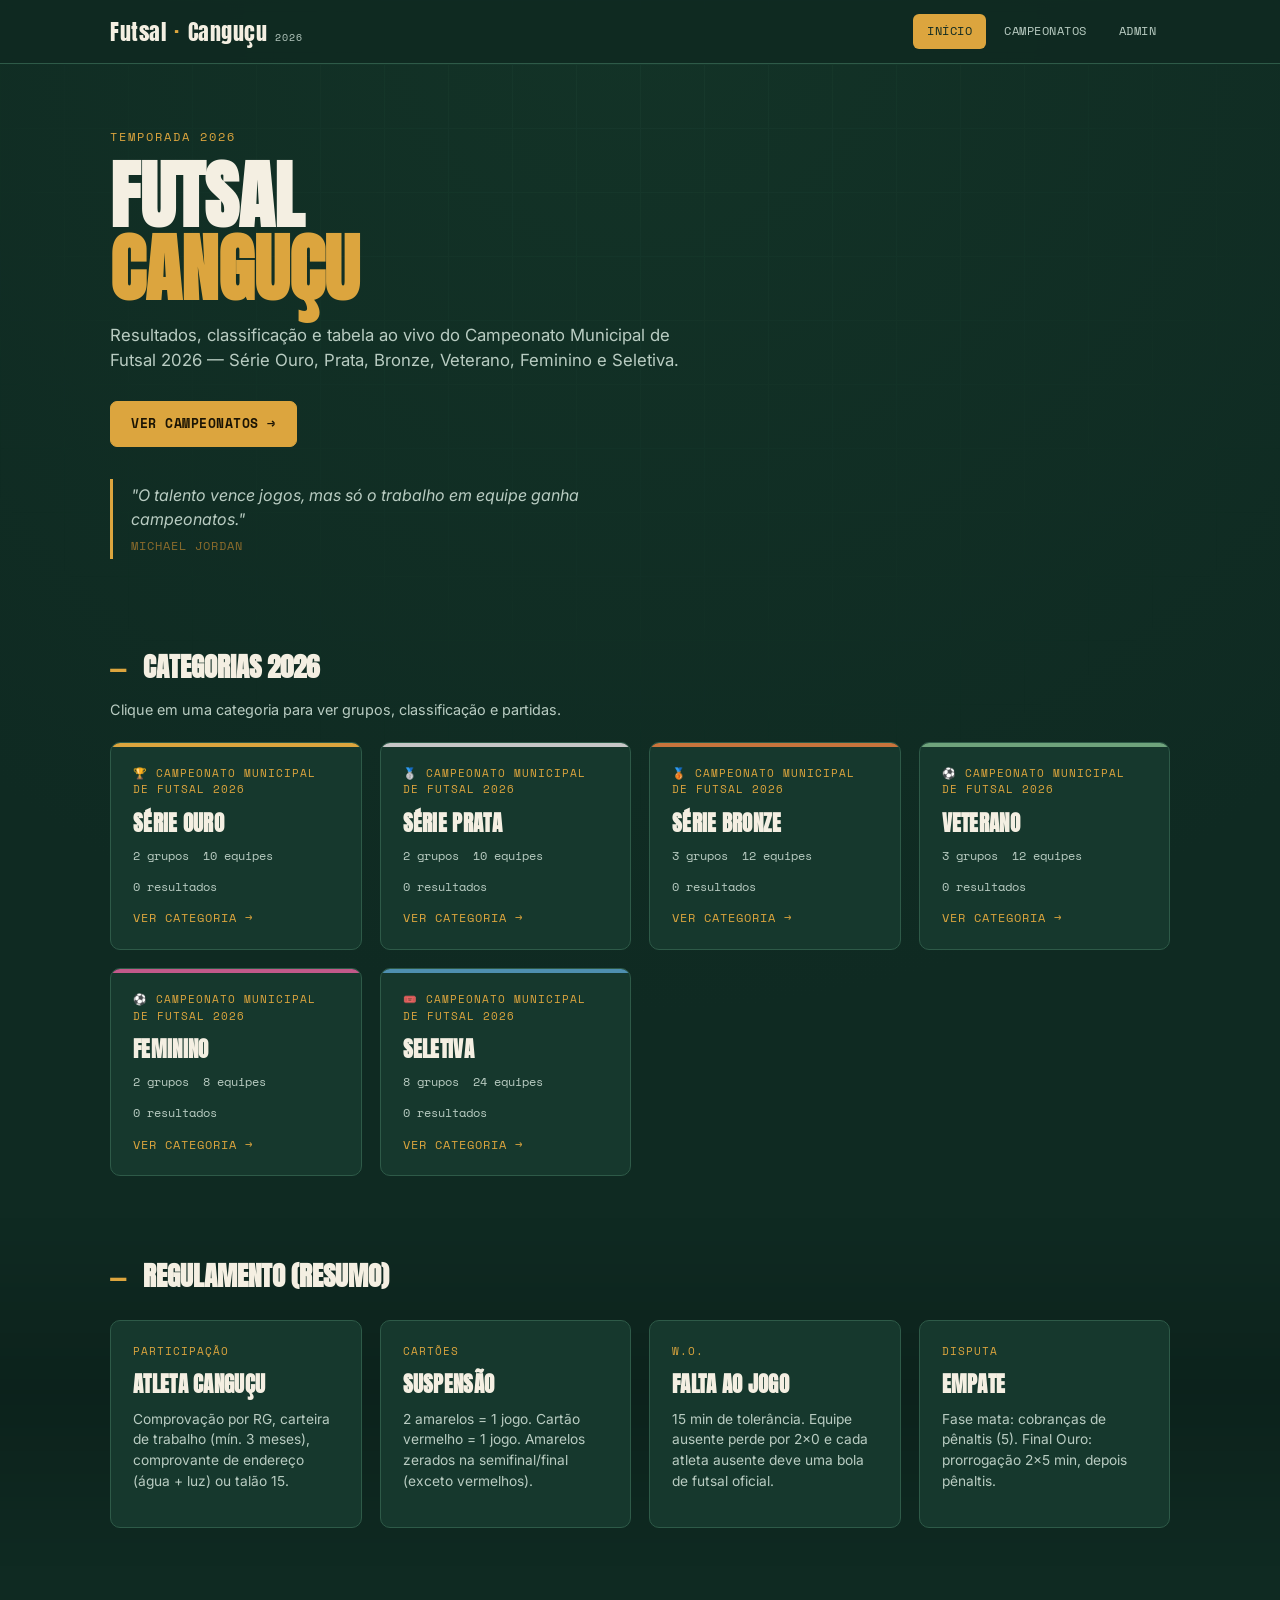
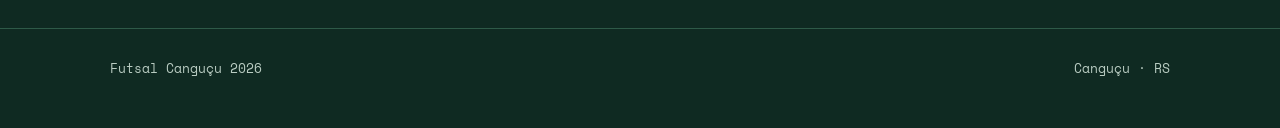
<file: index.html>
<!DOCTYPE html>
<html lang="pt-BR">
<head>
  <meta charset="UTF-8">
  <meta name="viewport" content="width=device-width, initial-scale=1.0">
  <title>Futsal Canguçu 2026</title>
  <meta name="description" content="Acompanhe o Campeonato Municipal de Futsal de Canguçu 2026 — resultados, classificação e tabela em tempo real.">
  <link rel="stylesheet" href="assets/css/style.css">
</head>
<body>
  <div class="court-lines" aria-hidden="true"></div>
  <div id="header-root"></div>

  <main>
    <section class="hero">
      <div class="wrap">
        <p class="eyebrow">Temporada 2026</p>
        <h1>Futsal<br><em>Canguçu</em></h1>
        <p class="lede">
          Resultados, classificação e tabela ao vivo do Campeonato Municipal
          de Futsal 2026 — Série Ouro, Prata, Bronze, Veterano, Feminino e Seletiva.
        </p>
        <a href="campeonatos.html" class="btn">Ver campeonatos →</a>

        <blockquote class="quote-block">
          "O talento vence jogos, mas só o trabalho em equipe ganha campeonatos."
          <cite>Michael Jordan</cite>
        </blockquote>
      </div>
    </section>

    <section>
      <div class="wrap">
        <div class="section-head">
          <h2><span class="num">—</span> Categorias 2026</h2>
        </div>
        <p class="section-sub">
          Clique em uma categoria para ver grupos, classificação e partidas.
        </p>
        <div class="grid" id="cat-cards"></div>
      </div>
    </section>

    <section class="alt">
      <div class="wrap">
        <div class="section-head">
          <h2><span class="num">—</span> Regulamento (resumo)</h2>
        </div>
        <div class="grid">
          <div class="card">
            <div class="tag">Participação</div>
            <h3>Atleta Canguçu</h3>
            <p>Comprovação por RG, carteira de trabalho (mín. 3 meses), comprovante de endereço (água + luz) ou talão 15.</p>
          </div>
          <div class="card">
            <div class="tag">Cartões</div>
            <h3>Suspensão</h3>
            <p>2 amarelos = 1 jogo. Cartão vermelho = 1 jogo. Amarelos zerados na semifinal/final (exceto vermelhos).</p>
          </div>
          <div class="card">
            <div class="tag">W.O.</div>
            <h3>Falta ao jogo</h3>
            <p>15 min de tolerância. Equipe ausente perde por 2×0 e cada atleta ausente deve uma bola de futsal oficial.</p>
          </div>
          <div class="card">
            <div class="tag">Disputa</div>
            <h3>Empate</h3>
            <p>Fase mata: cobranças de pênaltis (5). Final Ouro: prorrogação 2×5 min, depois pênaltis.</p>
          </div>
        </div>
      </div>
    </section>
  </main>

  <div id="footer-root"></div>

  <script src="assets/js/data.js"></script>
  <script src="assets/js/ui.js"></script>
  <script>
    document.getElementById('header-root').innerHTML = UI.buildHeader('index.html');
    document.getElementById('footer-root').innerHTML = UI.buildFooter();

    // Renderiza cards de categorias a partir do campeonato disponível
    const camp = CAMPEONATOS['municipal-2026'];
    const colors = {
      ouro:     { accent:'#DCA53E', icon:'🏆' },
      prata:    { accent:'#C7C7C7', icon:'🥈' },
      bronze:   { accent:'#C8743C', icon:'🥉' },
      veterano: { accent:'#6FA37C', icon:'⚽' },
      feminino: { accent:'#C2598A', icon:'⚽' },
      seletiva: { accent:'#4E8FB0', icon:'🎟️' }
    };

    const container = document.getElementById('cat-cards');
    container.innerHTML = Object.values(camp.categorias).map(cat => {
      const def = colors[cat.slug] || { accent:'#DCA53E', icon:'⚽' };
      const totalEquipes = Object.values(cat.grupos).reduce((s, eq) => s + eq.length, 0);
      const numGrupos    = Object.keys(cat.grupos).length;
      const jogosRealizados = cat.jogos.filter(j =>
        j.golsMandante !== null && j.golsMandante !== undefined).length;
      return `<a href="categoria.html?camp=municipal-2026&cat=${cat.slug}" class="card cat"
           style="--accent:${def.accent};">
        <div class="tag">${def.icon} ${camp.nome}</div>
        <h3>${cat.nome}</h3>
        <div class="meta">
          <span>${numGrupos} grupo${numGrupos>1?'s':''}</span>
          <span>${totalEquipes} equipes</span>
          <span>${jogosRealizados} resultado${jogosRealizados!==1?'s':''}</span>
        </div>
        <div class="go">Ver categoria →</div>
      </a>`;
    }).join('');
  </script>
</body>
</html>
</file>
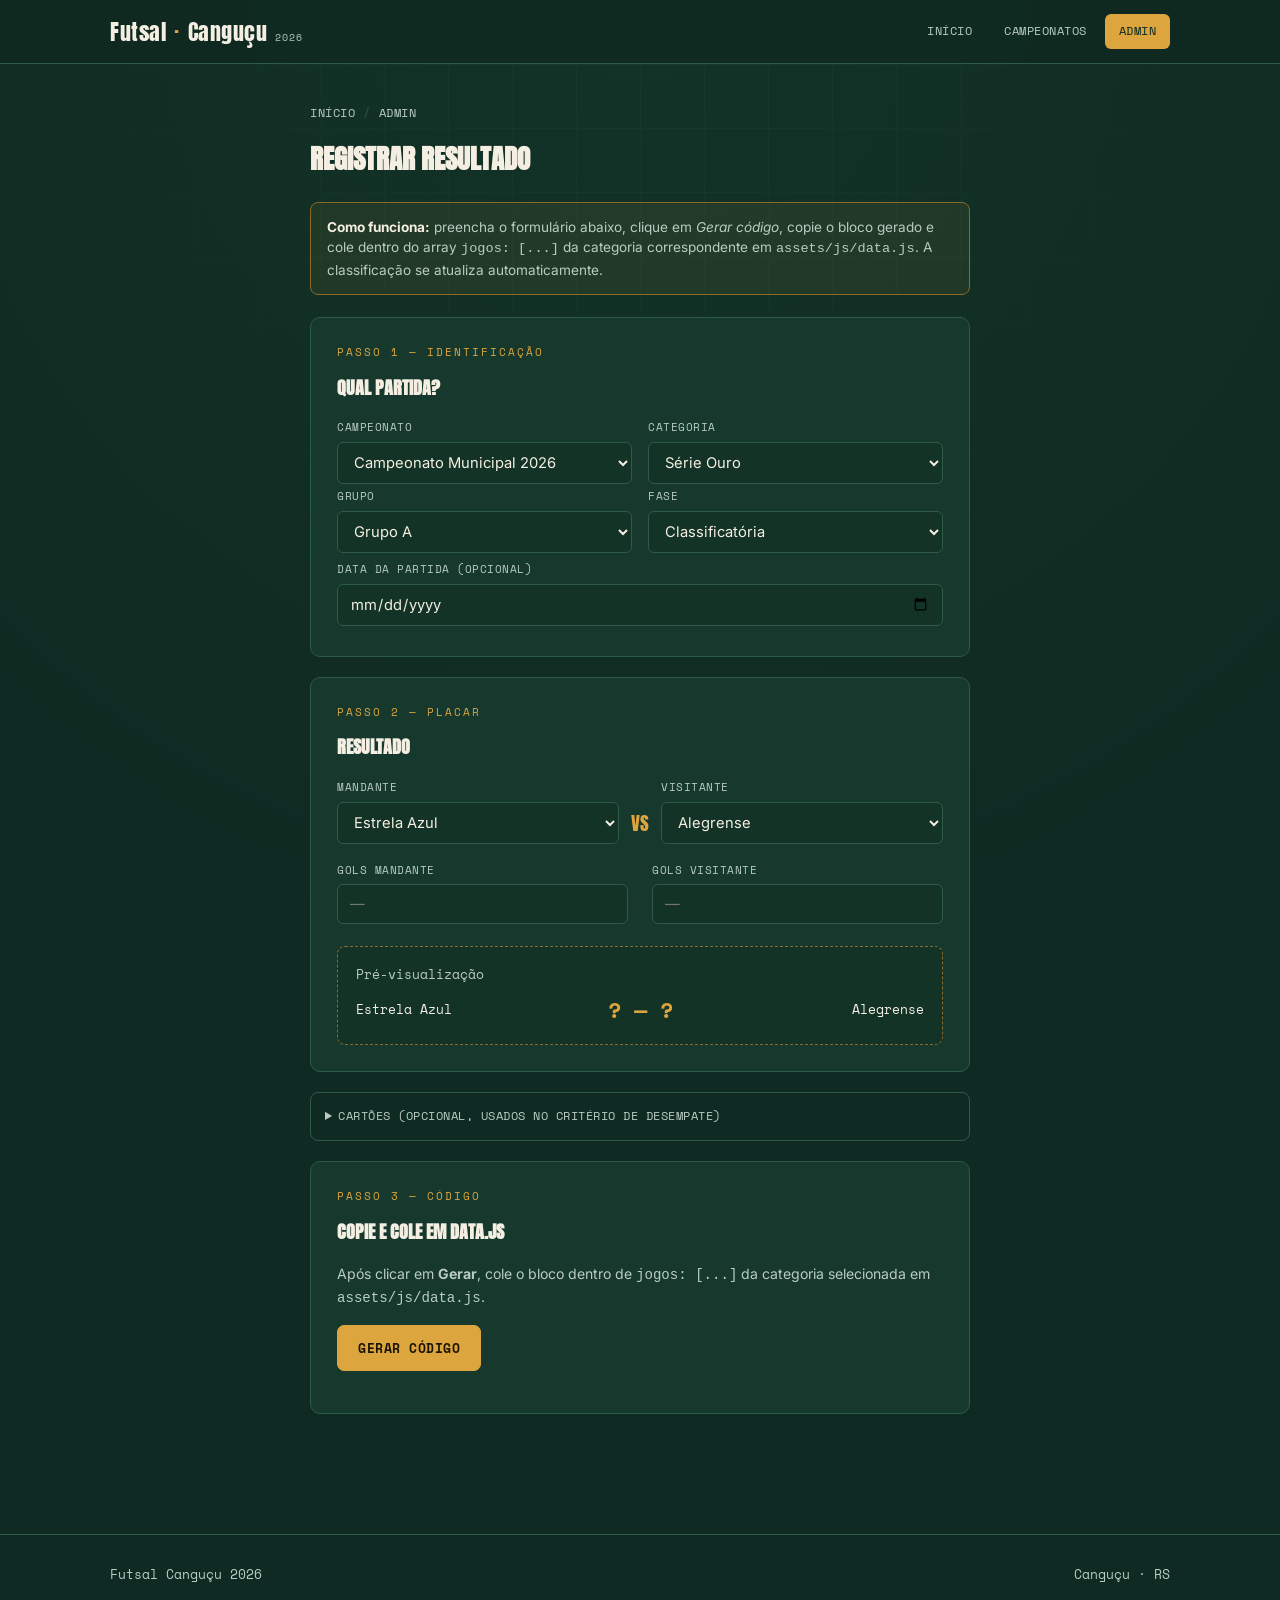
<file: admin.html>
<!DOCTYPE html>
<html lang="pt-BR">
<head>
  <meta charset="UTF-8">
  <meta name="viewport" content="width=device-width, initial-scale=1.0">
  <title>Admin — Futsal Canguçu 2026</title>
  <link rel="stylesheet" href="assets/css/style.css">
  <style>
    .score-inputs {
      display: grid;
      grid-template-columns: 1fr auto 1fr;
      gap: 12px;
      align-items: end;
    }
    .score-inputs .vs {
      font-family: var(--f-display);
      font-size: 1.2rem;
      color: var(--gold);
      text-align: center;
      padding-bottom: 10px;
    }
    .step {
      background: var(--surface);
      border: 1px solid var(--line);
      border-radius: var(--radius);
      padding: 26px;
      margin-bottom: 20px;
    }
    .step-num {
      font-family: var(--f-mono);
      font-size: .7rem;
      letter-spacing: 2px;
      text-transform: uppercase;
      color: var(--gold);
      margin: 0 0 14px;
    }
    .step h3 { margin: 0 0 18px; font-family: var(--f-display); text-transform: uppercase; font-size: 1.1rem; }
    .success-badge {
      display: inline-flex;
      align-items: center;
      gap: 6px;
      font-family: var(--f-mono);
      font-size: .75rem;
      color: #5EBF7A;
      background: rgba(94,191,122,.1);
      border: 1px solid rgba(94,191,122,.25);
      border-radius: 20px;
      padding: 3px 10px;
      opacity: 0;
      transition: opacity .3s;
    }
    .success-badge.show { opacity: 1; }

    /* Preview ticket inside admin */
    .preview-ticket {
      background: var(--bg-soft);
      border: 1px dashed var(--gold-dim);
      border-radius: 8px;
      padding: 18px;
      margin-top: 18px;
      font-family: var(--f-mono);
      font-size: .8rem;
    }
    .preview-ticket .teams {
      display: grid;
      grid-template-columns: 1fr auto 1fr;
      align-items: center;
      gap: 12px;
      margin-top: 8px;
    }
    .preview-ticket .score-pre {
      font-size: 1.4rem;
      font-weight: 700;
      display: flex;
      gap: 6px;
      align-items: center;
      color: var(--gold);
    }
    .preview-ticket .right { text-align: right; }
  </style>
</head>
<body>
  <div class="court-lines" aria-hidden="true"></div>
  <div id="header-root"></div>

  <main>
    <section>
      <div class="wrap" style="max-width:700px;">
        <div class="crumbs">
          <a href="index.html">Início</a>
          <span class="sep">/</span>
          <span>Admin</span>
        </div>

        <div class="section-head">
          <h2>Registrar resultado</h2>
        </div>

        <div class="notice">
          <strong>Como funciona:</strong> preencha o formulário abaixo, clique em
          <em>Gerar código</em>, copie o bloco gerado e cole dentro do array
          <code>jogos: [...]</code> da categoria correspondente em
          <code>assets/js/data.js</code>. A classificação se atualiza automaticamente.
        </div>

        <!-- Passo 1: identificar jogo -->
        <div class="step">
          <div class="step-num">Passo 1 — Identificação</div>
          <h3>Qual partida?</h3>

          <div class="admin-grid">
            <div class="field">
              <label for="sel-camp">Campeonato</label>
              <select id="sel-camp" onchange="onCampChange()">
                <option value="municipal-2026">Campeonato Municipal 2026</option>
              </select>
            </div>
            <div class="field">
              <label for="sel-cat">Categoria</label>
              <select id="sel-cat" onchange="onCatChange()"></select>
            </div>
          </div>

          <div class="admin-grid">
            <div class="field">
              <label for="sel-grupo">Grupo</label>
              <select id="sel-grupo" onchange="onGrupoChange()"></select>
            </div>
            <div class="field">
              <label for="sel-fase">Fase</label>
              <select id="sel-fase">
                <option value="classificatoria">Classificatória</option>
                <option value="quartas">Quartas de final</option>
                <option value="semifinal">Semifinal</option>
                <option value="final">Final</option>
              </select>
            </div>
          </div>

          <div class="field" style="margin-top:4px;">
            <label for="sel-data">Data da partida (opcional)</label>
            <input type="date" id="sel-data">
          </div>
        </div>

        <!-- Passo 2: placar -->
        <div class="step">
          <div class="step-num">Passo 2 — Placar</div>
          <h3>Resultado</h3>

          <div class="score-inputs">
            <div class="field">
              <label for="sel-mandante">Mandante</label>
              <select id="sel-mandante" onchange="updatePreview()"></select>
            </div>
            <div class="vs">VS</div>
            <div class="field">
              <label for="sel-visitante">Visitante</label>
              <select id="sel-visitante" onchange="updatePreview()"></select>
            </div>
          </div>

          <div class="score-inputs" style="margin-top:14px;">
            <div class="field">
              <label for="gol-m">Gols mandante</label>
              <input type="number" id="gol-m" min="0" value="" placeholder="—" oninput="updatePreview()">
            </div>
            <div></div>
            <div class="field">
              <label for="gol-v">Gols visitante</label>
              <input type="number" id="gol-v" min="0" value="" placeholder="—" oninput="updatePreview()">
            </div>
          </div>

          <!-- Preview -->
          <div class="preview-ticket" id="preview-ticket">
            <span style="color:var(--ink-dim);">Pré-visualização</span>
            <div class="teams">
              <span id="prev-m">—</span>
              <span class="score-pre" id="prev-placar">? — ?</span>
              <span class="right" id="prev-v">—</span>
            </div>
          </div>
        </div>

        <!-- Passo 3: cartões (opcional) -->
        <details class="advanced" style="margin-bottom:20px;">
          <summary>Cartões (opcional, usados no critério de desempate)</summary>
          <div style="padding:8px 0 12px;">
            <div class="admin-grid" style="margin-top:12px;">
              <div class="field">
                <label>Amarelos — mandante</label>
                <input type="number" id="am-m" min="0" value="0">
              </div>
              <div class="field">
                <label>Vermelhos — mandante</label>
                <input type="number" id="vm-m" min="0" value="0">
              </div>
              <div class="field">
                <label>Amarelos — visitante</label>
                <input type="number" id="am-v" min="0" value="0">
              </div>
              <div class="field">
                <label>Vermelhos — visitante</label>
                <input type="number" id="vm-v" min="0" value="0">
              </div>
            </div>
          </div>
        </details>

        <!-- Gerar -->
        <div class="step">
          <div class="step-num">Passo 3 — Código</div>
          <h3>Copie e cole em data.js</h3>
          <p style="color:var(--ink-dim);font-size:.88rem;margin:0 0 16px;">
            Após clicar em <strong>Gerar</strong>, cole o bloco dentro de
            <code>jogos: [...]</code> da categoria selecionada em
            <code>assets/js/data.js</code>.
          </p>

          <div style="display:flex;gap:12px;flex-wrap:wrap;align-items:center;margin-bottom:16px;">
            <button class="btn" onclick="gerarCodigo()">Gerar código</button>
            <span class="success-badge" id="copy-badge">✓ Copiado!</span>
          </div>

          <div class="codebox" id="codebox" style="display:none;">
            <pre id="codigo-gerado"></pre>
            <button class="btn small ghost" onclick="copiarCodigo()">Copiar</button>
          </div>
        </div>

      </div>
    </section>
  </main>

  <div id="footer-root"></div>

  <script src="assets/js/data.js"></script>
  <script src="assets/js/ui.js"></script>
  <script>
    document.getElementById('header-root').innerHTML = UI.buildHeader('admin.html');
    document.getElementById('footer-root').innerHTML = UI.buildFooter();

    /* Popula selects dinamicamente */
    function populateCats() {
      const campId = document.getElementById('sel-camp').value;
      const camp   = CAMPEONATOS[campId];
      const sel    = document.getElementById('sel-cat');
      sel.innerHTML = Object.values(camp.categorias)
        .map(c => `<option value="${c.slug}">${c.nome}</option>`).join('');
      onCatChange();
    }

    function onCampChange() { populateCats(); }

    function onCatChange() {
      const campId  = document.getElementById('sel-camp').value;
      const catSlug = document.getElementById('sel-cat').value;
      const grupos  = CAMPEONATOS[campId].categorias[catSlug].grupos;
      const sel     = document.getElementById('sel-grupo');
      sel.innerHTML = Object.keys(grupos).map(g => `<option value="${g}">Grupo ${g}</option>`).join('');
      onGrupoChange();
    }

    function onGrupoChange() {
      const campId  = document.getElementById('sel-camp').value;
      const catSlug = document.getElementById('sel-cat').value;
      const grupo   = document.getElementById('sel-grupo').value;
      const equipes = CAMPEONATOS[campId].categorias[catSlug].grupos[grupo];

      const m = document.getElementById('sel-mandante');
      const v = document.getElementById('sel-visitante');
      const opts = equipes.map(e => `<option value="${e}">${e}</option>`).join('');
      m.innerHTML = opts;
      v.innerHTML = opts;
      if (equipes.length > 1) v.selectedIndex = 1;
      updatePreview();
    }

    function updatePreview() {
      const m = document.getElementById('sel-mandante').value;
      const v = document.getElementById('sel-visitante').value;
      const gm = document.getElementById('gol-m').value;
      const gv = document.getElementById('gol-v').value;
      document.getElementById('prev-m').textContent = m || '—';
      document.getElementById('prev-v').textContent = v || '—';
      document.getElementById('prev-placar').textContent =
        (gm !== '' && gv !== '') ? `${gm} — ${gv}` : '? — ?';
    }

    function gerarCodigo() {
      const campId  = document.getElementById('sel-camp').value;
      const catSlug = document.getElementById('sel-cat').value;
      const grupo   = document.getElementById('sel-grupo').value;
      const fase    = document.getElementById('sel-fase').value;
      const data    = document.getElementById('sel-data').value;
      const mandante  = document.getElementById('sel-mandante').value;
      const visitante = document.getElementById('sel-visitante').value;
      const gm = document.getElementById('gol-m').value;
      const gv = document.getElementById('gol-v').value;
      const amm = Number(document.getElementById('am-m').value || 0);
      const vmm = Number(document.getElementById('vm-m').value || 0);
      const amv = Number(document.getElementById('am-v').value || 0);
      const vmv = Number(document.getElementById('vm-v').value || 0);

      const temPlacar = gm !== '' && gv !== '';
      const temCartoes = amm || vmm || amv || vmv;

      let obj = `{
  grupo: "${grupo}",
  mandante: "${mandante}",
  visitante: "${visitante}",
  golsMandante: ${temPlacar ? gm : 'null'},
  golsVisitante: ${temPlacar ? gv : 'null'},
  fase: "${fase}",${data ? `\n  data: "${data}",` : ''}${temCartoes ? `
  cartoesAmarelosMandante: ${amm},
  cartoesVermelhosMandante: ${vmm},
  cartoesAmarelosVisitante: ${amv},
  cartoesVermelhosVisitante: ${vmv},` : ''}
}`;

      const path = `CAMPEONATOS["${campId}"].categorias.${catSlug}.jogos`;
      const pre = document.getElementById('codigo-gerado');
      pre.textContent =
`// Cole dentro de: ${path}\n// (dentro dos colchetes do array jogos: [...])\n\n${obj}`;

      document.getElementById('codebox').style.display = 'block';
      pre.scrollIntoView({ behavior: 'smooth', block: 'nearest' });
    }

    function copiarCodigo() {
      const txt = document.getElementById('codigo-gerado').textContent;
      navigator.clipboard.writeText(txt).then(() => {
        const b = document.getElementById('copy-badge');
        b.classList.add('show');
        setTimeout(() => b.classList.remove('show'), 2000);
      });
    }

    /* Init */
    window.onCampChange = onCampChange;
    window.onCatChange  = onCatChange;
    window.onGrupoChange = onGrupoChange;
    window.updatePreview = updatePreview;
    window.gerarCodigo  = gerarCodigo;
    window.copiarCodigo = copiarCodigo;

    populateCats();
  </script>
</body>
</html>
</file>
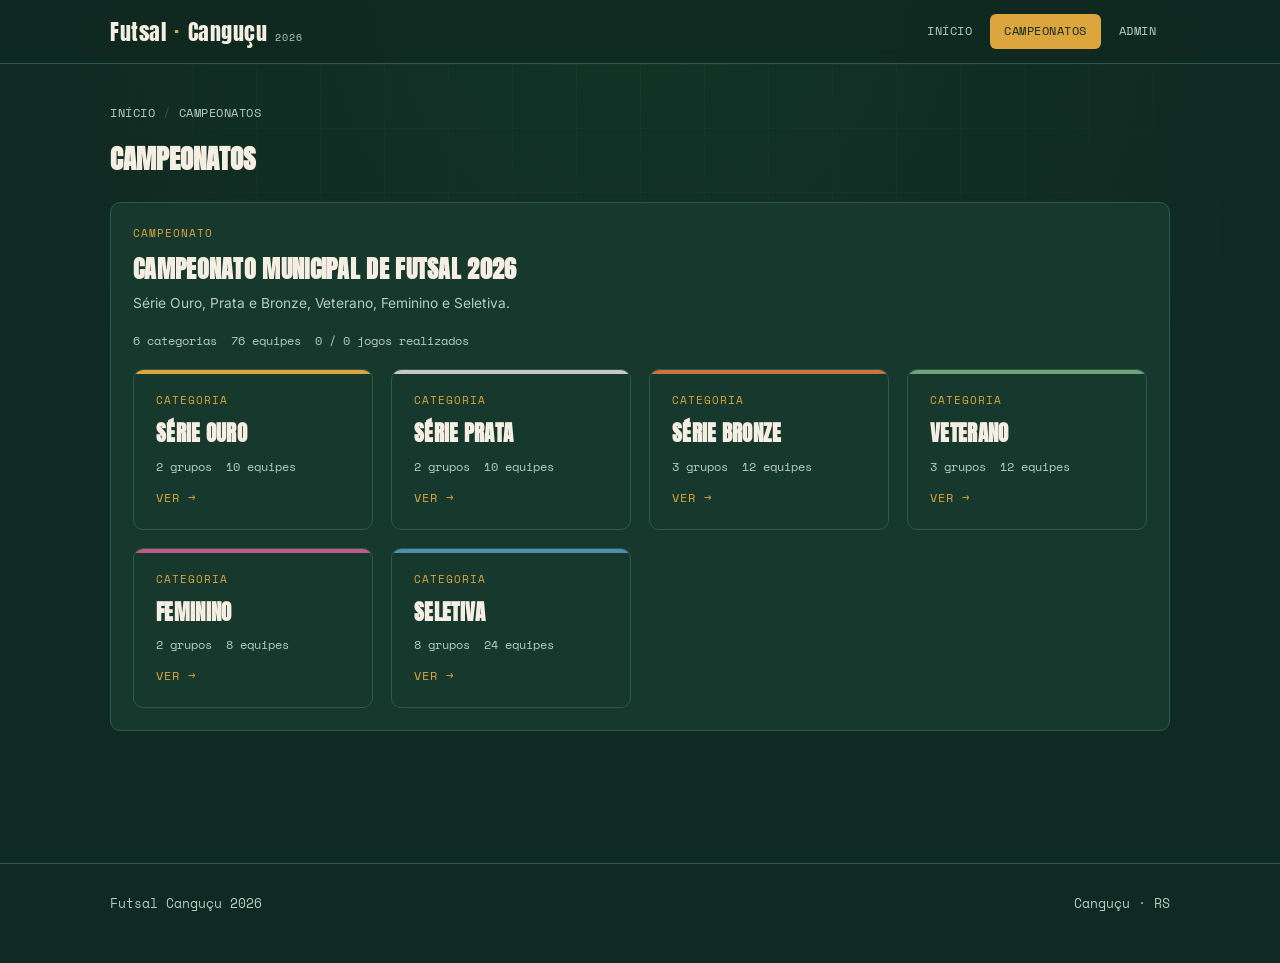
<file: campeonatos.html>
<!DOCTYPE html>
<html lang="pt-BR">
<head>
  <meta charset="UTF-8">
  <meta name="viewport" content="width=device-width, initial-scale=1.0">
  <title>Campeonatos — Futsal Canguçu 2026</title>
  <link rel="stylesheet" href="assets/css/style.css">
</head>
<body>
  <div class="court-lines" aria-hidden="true"></div>
  <div id="header-root"></div>

  <main>
    <section>
      <div class="wrap">
        <div class="crumbs">
          <a href="index.html">Início</a>
          <span class="sep">/</span>
          <span>Campeonatos</span>
        </div>

        <div class="section-head">
          <h2>Campeonatos</h2>
        </div>

        <div id="camp-list"></div>
      </div>
    </section>
  </main>

  <div id="footer-root"></div>

  <script src="assets/js/data.js"></script>
  <script src="assets/js/ui.js"></script>
  <script>
    document.getElementById('header-root').innerHTML = UI.buildHeader('campeonatos.html');
    document.getElementById('footer-root').innerHTML = UI.buildFooter();

    const container = document.getElementById('camp-list');

    container.innerHTML = Object.values(CAMPEONATOS).map(camp => {
      const cats = Object.values(camp.categorias);
      const totalJogos   = cats.reduce((s,c) => s + c.jogos.length, 0);
      const realizados   = cats.reduce((s,c) => s + c.jogos.filter(j =>
        j.golsMandante !== null && j.golsMandante !== undefined).length, 0);
      const totalEquipes = cats.reduce((s,c) =>
        s + Object.values(c.grupos).reduce((ss,eq) => ss + eq.length, 0), 0);

      const catCards = cats.map(cat => {
        const nGrupos = Object.keys(cat.grupos).length;
        const nEq     = Object.values(cat.grupos).reduce((s,e) => s + e.length, 0);
        return `<a href="categoria.html?camp=${camp.id}&cat=${cat.slug}"
             class="card cat"
             style="--accent:${cat.accent};">
          <div class="tag">Categoria</div>
          <h3>${cat.nome}</h3>
          <div class="meta">
            <span>${nGrupos} grupo${nGrupos>1?'s':''}</span>
            <span>${nEq} equipes</span>
          </div>
          <div class="go">Ver →</div>
        </a>`;
      }).join('');

      return `<div class="card" style="margin-bottom:32px;">
        <div class="tag">Campeonato</div>
        <h3 style="font-size:1.5rem;margin-bottom:6px;">${camp.nome}</h3>
        <p style="margin-bottom:18px;">${camp.descricao}</p>
        <div class="meta" style="margin-bottom:20px;">
          <span>${cats.length} categorias</span>
          <span>${totalEquipes} equipes</span>
          <span>${realizados} / ${totalJogos} jogos realizados</span>
        </div>
        <div class="grid">${catCards}</div>
      </div>`;
    }).join('');
  </script>
</body>
</html>
</file>
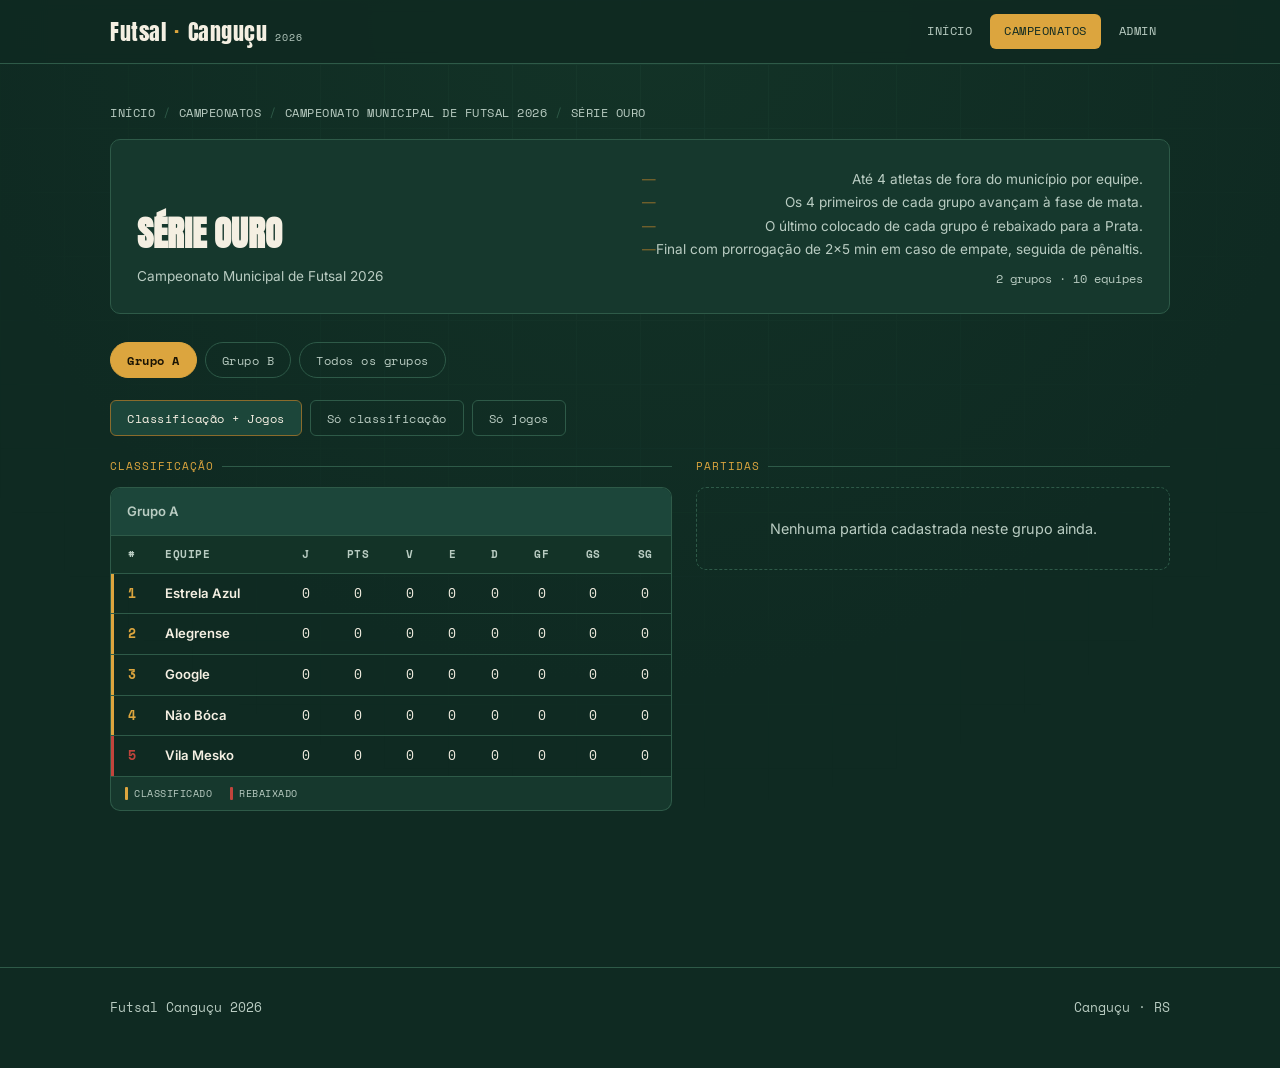
<file: categoria.html>
<!DOCTYPE html>
<html lang="pt-BR">
<head>
  <meta charset="UTF-8">
  <meta name="viewport" content="width=device-width, initial-scale=1.0">
  <title>Categoria — Futsal Canguçu 2026</title>
  <link rel="stylesheet" href="assets/css/style.css">
  <style>
    .layout-cols {
      display: grid;
      grid-template-columns: 1fr 1fr;
      gap: 24px;
      align-items: start;
    }
    @media (max-width: 720px) {
      .layout-cols { grid-template-columns: 1fr; }
    }
    .panel-head {
      font-family: var(--f-mono);
      font-size: .7rem;
      letter-spacing: 1px;
      text-transform: uppercase;
      color: var(--gold);
      margin: 0 0 12px;
      display: flex;
      align-items: center;
      gap: 8px;
    }
    .panel-head::after {
      content: "";
      flex: 1;
      height: 1px;
      background: var(--line);
    }
    .view-toggle {
      display: flex;
      gap: 8px;
      margin-bottom: 22px;
      flex-wrap: wrap;
    }
    .view-toggle button {
      font-family: var(--f-mono);
      font-size: .76rem;
      letter-spacing: .5px;
      padding: 8px 16px;
      border-radius: 6px;
      border: 1px solid var(--line);
      background: transparent;
      color: var(--ink-dim);
      cursor: pointer;
      transition: all .12s;
    }
    .view-toggle button.active {
      background: var(--surface-2);
      border-color: var(--gold-dim);
      color: var(--ink);
    }
    .group-section { margin-bottom: 40px; }
  </style>
</head>
<body>
  <div class="court-lines" aria-hidden="true"></div>
  <div id="header-root"></div>

  <main>
    <section>
      <div class="wrap">
        <div class="crumbs" id="crumbs"></div>
        <div class="cat-band" id="cat-band"></div>

        <!-- Abas de grupo -->
        <div class="group-tabs" id="group-tabs"></div>

        <!-- Alternância de visão -->
        <div class="view-toggle">
          <button id="btn-ambos"  class="active" onclick="setView('ambos')">Classificação + Jogos</button>
          <button id="btn-tabela" onclick="setView('tabela')">Só classificação</button>
          <button id="btn-jogos"  onclick="setView('jogos')">Só jogos</button>
        </div>

        <div id="content-root"></div>
      </div>
    </section>
  </main>

  <div id="footer-root"></div>

  <script src="assets/js/data.js"></script>
  <script src="assets/js/engine.js"></script>
  <script src="assets/js/ui.js"></script>
  <script>
    document.getElementById('header-root').innerHTML = UI.buildHeader('campeonatos.html');
    document.getElementById('footer-root').innerHTML = UI.buildFooter();

    const campId  = UI.getParam('camp') || 'municipal-2026';
    const catSlug = UI.getParam('cat')  || 'ouro';

    const camp = CAMPEONATOS[campId];
    const cat  = camp && camp.categorias[catSlug];

    if (!camp || !cat) {
      document.getElementById('content-root').innerHTML =
        `<div class="empty-state">Categoria não encontrada.</div>`;
    } else {
      // Breadcrumb
      document.getElementById('crumbs').innerHTML =
        `<a href="index.html">Início</a>
         <span class="sep">/</span>
         <a href="campeonatos.html">Campeonatos</a>
         <span class="sep">/</span>
         <a href="campeonatos.html">${camp.nome}</a>
         <span class="sep">/</span>
         <span>${cat.nome}</span>`;

      // Band (cabeçalho da categoria)
      const nEq = Object.values(cat.grupos).reduce((s,e) => s + e.length, 0);
      const nG  = Object.keys(cat.grupos).length;
      const info = cat.info && cat.info.length
        ? `<ul class="rules">${cat.info.map(r => `<li>${r}</li>`).join('')}</ul>` : '';
      document.getElementById('cat-band').innerHTML =
        `<div>
           <h1>${cat.nome}</h1>
           <p style="color:var(--ink-dim);font-size:.85rem;margin:0;">${camp.nome}</p>
         </div>
         <div style="text-align:right;min-width:180px;">
           ${info}
           <div style="font-family:var(--f-mono);font-size:.72rem;color:var(--ink-dim);margin-top:10px;">
             ${nG} grupo${nG>1?'s':''} · ${nEq} equipes
           </div>
         </div>`;

      // Lê config de classificação do data.js (com fallback seguro)
      const config = cat.classificacao || { diretos: 2, terceiros: false, rebaixados: 0 };

      let currentView  = 'ambos';
      let currentGroup = Object.keys(cat.grupos)[0];

      const tabContainer = document.getElementById('group-tabs');

      function renderTabs() {
        const grupoKeys = Object.keys(cat.grupos);
        const todoBtn = grupoKeys.length > 1
          ? `<button class="${currentGroup === 'TODOS' ? 'active' : ''}"
                     onclick="setGroup('TODOS')">Todos os grupos</button>`
          : '';
        tabContainer.innerHTML =
          grupoKeys.map(g =>
            `<button class="${g === currentGroup ? 'active' : ''}"
                     onclick="setGroup('${g}')">Grupo ${g}</button>`
          ).join('') + todoBtn;
      }

      function setGroup(g) { currentGroup = g; renderTabs(); renderContent(); }

      function setView(v) {
        currentView = v;
        ['ambos','tabela','jogos'].forEach(id => {
          document.getElementById('btn-' + id).classList.toggle('active', id === v);
        });
        renderContent();
      }

      window.setGroup = setGroup;
      window.setView  = setView;

      function renderContent() {
        const gruposParaRender = currentGroup === 'TODOS'
          ? Object.keys(cat.grupos)
          : [currentGroup];

        const html = gruposParaRender.map(g => {
          const equipes = cat.grupos[g];
          const classif = Engine.calcularClassificacao(g, equipes, cat.jogos);

          let tabelaHtml   = '';
          let partidasHtml = '';

          if (currentView === 'tabela' || currentView === 'ambos') {
            tabelaHtml = `<div>
              <p class="panel-head">Classificação</p>
              ${Engine.htmlClassificacao(classif, g, config)}
            </div>`;
          }
          if (currentView === 'jogos' || currentView === 'ambos') {
            partidasHtml = `<div>
              <p class="panel-head">Partidas</p>
              ${Engine.htmlPartidas(cat.jogos, g)}
            </div>`;
          }

          const inner = currentView === 'ambos'
            ? `<div class="layout-cols">${tabelaHtml}${partidasHtml}</div>`
            : tabelaHtml + partidasHtml;

          const groupTitle = gruposParaRender.length > 1
            ? `<h4 style="font-family:var(--f-display);text-transform:uppercase;font-size:1rem;margin:0 0 16px;color:var(--gold-dim);">Grupo ${g}</h4>`
            : '';

          return `<div class="group-section reveal">${groupTitle}${inner}</div>`;
        }).join('');

        document.getElementById('content-root').innerHTML = html;
      }

      renderTabs();
      renderContent();
    }
  </script>
</body>
</html>
</file>
<file: assets/css/style.css>
/* ===========================================================
   FUTSAL CANGUÇU — design tokens
   =========================================================== */

@import url('https://fonts.googleapis.com/css2?family=Anton&family=Space+Mono:wght@400;700&family=Inter:wght@400;500;600;700&display=swap');

:root{
  --bg:        #0F2A22;
  --bg-soft:   #133327;
  --surface:   #16382D;
  --surface-2: #1C463A;
  --line:      #2E5A48;
  --ink:       #F4EFE2;
  --ink-dim:   #B9CCC2;
  --gold:      #DCA53E;
  --gold-dim:  #8A6B2C;
  --red:       #C1443C;
  --yellow:    #E0B23D;
  --blue:      #4E8FB0;

  --f-display: 'Anton', Impact, sans-serif;
  --f-body:    'Inter', system-ui, sans-serif;
  --f-mono:    'Space Mono', monospace;

  --maxw: 1100px;
  --radius: 10px;
}

*,*::before,*::after{ box-sizing:border-box; }
html{ scroll-behavior:smooth; }
body{
  margin:0;
  background:
    radial-gradient(circle at 50% 0%, var(--bg-soft) 0%, var(--bg) 55%);
  color:var(--ink);
  font-family:var(--f-body);
  line-height:1.5;
  -webkit-font-smoothing:antialiased;
}

img{ max-width:100%; display:block; }
a{ color:inherit; text-decoration:none; }
ul{ margin:0; padding:0; list-style:none; }

@media (prefers-reduced-motion:no-preference){
  .reveal{ animation:fadeUp .5s ease both; }
}
@keyframes fadeUp{
  from{ opacity:0; transform:translateY(10px); }
  to{ opacity:1; transform:translateY(0); }
}

:focus-visible{
  outline:2px solid var(--gold);
  outline-offset:3px;
}

.wrap{
  max-width:var(--maxw);
  margin:0 auto;
  padding:0 20px;
}

.court-lines{
  position:fixed;
  inset:0;
  z-index:-1;
  opacity:.18;
  pointer-events:none;
  background-image:
    linear-gradient(var(--line) 1px, transparent 1px),
    linear-gradient(90deg, var(--line) 1px, transparent 1px);
  background-size:64px 64px;
  mask-image: radial-gradient(circle at 50% 0%, black, transparent 75%);
}

/* ---------- header / nav ---------- */
.site-header{
  position:sticky;
  top:0;
  z-index:20;
  background:rgba(15,42,34,.88);
  backdrop-filter:blur(6px);
  border-bottom:1px solid var(--line);
}
.site-header .wrap{
  display:flex;
  align-items:center;
  justify-content:space-between;
  padding-top:14px;
  padding-bottom:14px;
}
.brand{
  display:flex;
  align-items:baseline;
  gap:8px;
  font-family:var(--f-display);
  font-size:1.4rem;
  letter-spacing:.5px;
}
.brand .dot{ color:var(--gold); }
.brand small{
  font-family:var(--f-mono);
  font-size:.62rem;
  color:var(--ink-dim);
  letter-spacing:1px;
  text-transform:uppercase;
}
nav.main-nav ul{ display:flex; gap:4px; }
nav.main-nav a{
  display:inline-block;
  padding:8px 14px;
  font-family:var(--f-mono);
  font-size:.78rem;
  letter-spacing:.5px;
  text-transform:uppercase;
  border-radius:6px;
  color:var(--ink-dim);
  transition:background .15s, color .15s;
}
nav.main-nav a:hover{ color:var(--ink); background:var(--surface); }
nav.main-nav a.active{
  color:var(--bg);
  background:var(--gold);
}

/* ---------- hero ---------- */
.hero{
  padding:64px 0 48px;
  position:relative;
}
.hero .eyebrow{
  font-family:var(--f-mono);
  font-size:.78rem;
  letter-spacing:2px;
  text-transform:uppercase;
  color:var(--gold);
  margin:0 0 14px;
}
.hero h1{
  font-family:var(--f-display);
  font-size:clamp(2.6rem, 6vw, 4.6rem);
  line-height:.98;
  margin:0 0 18px;
  text-transform:uppercase;
}
.hero h1 em{
  font-style:normal;
  color:var(--gold);
}
.hero p.lede{
  max-width:54ch;
  color:var(--ink-dim);
  font-size:1.05rem;
  margin:0 0 28px;
}
.quote-block{
  border-left:3px solid var(--gold);
  padding:4px 0 4px 18px;
  margin:32px 0 0;
  color:var(--ink-dim);
  font-style:italic;
  max-width:48ch;
}
.quote-block cite{
  display:block;
  margin-top:6px;
  font-style:normal;
  font-family:var(--f-mono);
  font-size:.75rem;
  letter-spacing:1px;
  text-transform:uppercase;
  color:var(--gold-dim);
}

.btn{
  display:inline-flex;
  align-items:center;
  gap:8px;
  font-family:var(--f-mono);
  font-size:.82rem;
  letter-spacing:.5px;
  text-transform:uppercase;
  padding:12px 20px;
  border-radius:7px;
  background:var(--gold);
  color:#1B1404;
  font-weight:700;
  border:1px solid var(--gold);
  cursor:pointer;
  transition:transform .12s ease, background .12s ease;
}
.btn:hover{ transform:translateY(-1px); background:#ECB94E; }
.btn.ghost{
  background:transparent;
  color:var(--ink);
  border:1px solid var(--line);
}
.btn.ghost:hover{ background:var(--surface); border-color:var(--gold-dim); }
.btn.small{ padding:8px 14px; font-size:.72rem; }

/* ---------- section heading ---------- */
.section-head{
  display:flex;
  align-items:baseline;
  justify-content:space-between;
  gap:16px;
  margin:0 0 22px;
  flex-wrap:wrap;
}
.section-head h2{
  font-family:var(--f-display);
  text-transform:uppercase;
  font-size:1.7rem;
  margin:0;
}
.section-head .num{
  font-family:var(--f-mono);
  color:var(--gold);
  margin-right:10px;
}
.section-sub{
  color:var(--ink-dim);
  font-size:.9rem;
  margin:-12px 0 22px;
  max-width:60ch;
}

section{ padding:40px 0; }
section.alt{
  background:linear-gradient(180deg, transparent, rgba(0,0,0,.18), transparent);
}

/* ---------- card grid ---------- */
.grid{
  display:grid;
  grid-template-columns:repeat(auto-fill, minmax(230px,1fr));
  gap:18px;
}
.card{
  background:var(--surface);
  border:1px solid var(--line);
  border-radius:var(--radius);
  padding:22px;
  position:relative;
  overflow:hidden;
  transition:border-color .15s, transform .15s;
}
.card:hover{ border-color:var(--gold-dim); transform:translateY(-2px); }
.card .tag{
  font-family:var(--f-mono);
  font-size:.68rem;
  letter-spacing:1px;
  text-transform:uppercase;
  color:var(--gold);
  margin:0 0 10px;
}
.card h3{
  font-family:var(--f-display);
  text-transform:uppercase;
  font-size:1.3rem;
  margin:0 0 8px;
  letter-spacing:.3px;
}
.card p{
  color:var(--ink-dim);
  font-size:.86rem;
  margin:0 0 14px;
}
.card .meta{
  font-family:var(--f-mono);
  font-size:.72rem;
  color:var(--ink-dim);
  display:flex;
  gap:14px;
  flex-wrap:wrap;
}
.card .go{
  margin-top:14px;
  font-family:var(--f-mono);
  font-size:.74rem;
  color:var(--gold);
  text-transform:uppercase;
  letter-spacing:1px;
}
.card.cat::before{
  content:"";
  position:absolute;
  top:0; left:0; right:0;
  height:4px;
  background:var(--accent, var(--gold));
}

/* ---------- breadcrumb ---------- */
.crumbs{
  font-family:var(--f-mono);
  font-size:.72rem;
  color:var(--ink-dim);
  text-transform:uppercase;
  letter-spacing:.5px;
  margin:0 0 18px;
  display:flex;
  gap:8px;
  flex-wrap:wrap;
}
.crumbs a{ color:var(--ink-dim); }
.crumbs a:hover{ color:var(--gold); }
.crumbs span.sep{ color:var(--line); }

/* ---------- category header band ---------- */
.cat-band{
  border:1px solid var(--line);
  background:var(--surface);
  border-radius:var(--radius);
  padding:26px;
  margin-bottom:28px;
  display:flex;
  justify-content:space-between;
  gap:24px;
  flex-wrap:wrap;
  align-items:flex-end;
}
.cat-band h1{
  font-family:var(--f-display);
  text-transform:uppercase;
  font-size:2.2rem;
  margin:0 0 6px;
}
.cat-band .rules{
  max-width:62ch;
  color:var(--ink-dim);
  font-size:.85rem;
}
.cat-band .rules li{
  padding-left:14px;
  position:relative;
  margin:3px 0;
}
.cat-band .rules li::before{
  content:"—";
  position:absolute;
  left:0;
  color:var(--gold-dim);
}

/* ---------- group tab selector ---------- */
.group-tabs{
  display:flex;
  flex-wrap:wrap;
  gap:8px;
  margin-bottom:22px;
}
.group-tabs button{
  font-family:var(--f-mono);
  font-size:.76rem;
  letter-spacing:.5px;
  padding:8px 16px;
  border-radius:20px;
  border:1px solid var(--line);
  background:transparent;
  color:var(--ink-dim);
  cursor:pointer;
  transition:all .12s;
}
.group-tabs button:hover{ border-color:var(--gold-dim); color:var(--ink); }
.group-tabs button.active{
  background:var(--gold);
  border-color:var(--gold);
  color:#1B1404;
  font-weight:700;
}

/* ---------- standings table ---------- */
.table-scroll{ overflow-x:auto; border-radius:var(--radius) var(--radius) 0 0; border:1px solid var(--line); border-bottom:none; }
table.standings{
  width:100%;
  border-collapse:collapse;
  font-family:var(--f-mono);
  font-size:.82rem;
  min-width:560px;
}
table.standings caption{
  text-align:left;
  padding:14px 16px;
  font-family:var(--f-body);
  font-weight:600;
  color:var(--ink-dim);
  background:var(--surface-2);
  border-bottom:1px solid var(--line);
}
table.standings th, table.standings td{
  padding:10px 12px;
  text-align:center;
  border-bottom:1px solid var(--line);
  white-space:nowrap;
}
table.standings thead th{
  background:var(--bg-soft);
  color:var(--ink-dim);
  text-transform:uppercase;
  font-size:.68rem;
  letter-spacing:.5px;
}
table.standings td.team{
  text-align:left;
  font-family:var(--f-body);
  font-weight:600;
}
table.standings td.pos{
  font-weight:700;
  color:var(--gold);
}
table.standings tbody tr:hover{ background:rgba(220,165,62,.06); }

/* --- qualify: classificado direto (dourado) --- */
table.standings tbody tr.qualify{
  box-shadow:inset 3px 0 0 var(--gold);
}
table.standings tbody tr.qualify td.pos{ color:var(--gold); }

/* --- qualify-conditional: melhor terceiro (azul) --- */
table.standings tbody tr.qualify-conditional{
  box-shadow:inset 3px 0 0 var(--blue);
}
table.standings tbody tr.qualify-conditional td.pos{ color:var(--blue); }

/* --- relegated: rebaixado (vermelho) --- */
table.standings tbody tr.relegated{
  box-shadow:inset 3px 0 0 var(--red);
}
table.standings tbody tr.relegated td.pos{ color:var(--red); }

.standings-empty{
  padding:22px 16px;
  color:var(--ink-dim);
  font-size:.85rem;
}

/* Legenda abaixo da tabela */
.standings-legend{
  display:flex;
  gap:18px;
  flex-wrap:wrap;
  padding:9px 14px;
  border:1px solid var(--line);
  border-top:none;
  border-radius:0 0 var(--radius) var(--radius);
  background:var(--surface);
  margin-bottom:16px;
}
.leg{
  font-family:var(--f-mono);
  font-size:.64rem;
  text-transform:uppercase;
  letter-spacing:.5px;
  color:var(--ink-dim);
  display:flex;
  align-items:center;
  gap:6px;
}
.leg::before{
  content:"";
  display:inline-block;
  width:3px;
  height:13px;
  border-radius:1px;
  flex-shrink:0;
}
.qualify-leg::before    { background:var(--gold); }
.conditional-leg::before{ background:var(--blue); }
.relegated-leg::before  { background:var(--red); }

/* ---------- match ticket ---------- */
.tickets{
  display:grid;
  grid-template-columns:repeat(auto-fill, minmax(280px,1fr));
  gap:16px;
}
.ticket{
  --notch: 10px;
  position:relative;
  background:var(--surface);
  border:1px solid var(--line);
  border-radius:8px;
  padding:16px 18px;
}
.ticket::before, .ticket::after{
  content:"";
  position:absolute;
  width:var(--notch);
  height:var(--notch);
  background:var(--bg);
  border:1px solid var(--line);
  border-radius:50%;
  top:50%;
  transform:translateY(-50%);
}
.ticket::before{ left:calc(var(--notch) / -2 - 1px); }
.ticket::after{ right:calc(var(--notch) / -2 - 1px); }
.ticket .ticket-top{
  display:flex;
  justify-content:space-between;
  align-items:center;
  font-family:var(--f-mono);
  font-size:.68rem;
  letter-spacing:.5px;
  text-transform:uppercase;
  color:var(--ink-dim);
  margin-bottom:12px;
}
.ticket .status{
  padding:2px 8px;
  border-radius:10px;
  font-size:.64rem;
}
.ticket .status.agendado{ background:var(--surface-2); color:var(--ink-dim); }
.ticket .status.encerrado{ background:rgba(220,165,62,.16); color:var(--gold); }
.ticket .teams{
  display:grid;
  grid-template-columns:1fr auto 1fr;
  align-items:center;
  gap:10px;
}
.ticket .teams .name{
  font-family:var(--f-body);
  font-weight:600;
  font-size:.92rem;
}
.ticket .teams .name.right{ text-align:right; }
.ticket .score{
  font-family:var(--f-mono);
  font-weight:700;
  font-size:1.5rem;
  display:flex;
  gap:6px;
  align-items:center;
  letter-spacing:1px;
}
.ticket .score .dash{ color:var(--ink-dim); font-size:1rem; }
.ticket .score.tbd{ font-size:.78rem; color:var(--ink-dim); font-weight:400; }
.ticket .cards-row{
  display:flex;
  gap:10px;
  margin-top:12px;
  padding-top:10px;
  border-top:1px dashed var(--line);
  font-family:var(--f-mono);
  font-size:.68rem;
  color:var(--ink-dim);
  flex-wrap:wrap;
}
.chip{
  display:inline-flex;
  align-items:center;
  gap:4px;
  padding:2px 6px;
  border-radius:4px;
  background:var(--surface-2);
}
.chip .sq{ width:9px; height:12px; border-radius:1px; display:inline-block; }
.chip .sq.y{ background:var(--yellow); }
.chip .sq.r{ background:var(--red); }

/* ---------- admin form ---------- */
.admin-grid{
  display:grid;
  grid-template-columns:1fr 1fr;
  gap:16px;
}
@media (max-width:640px){ .admin-grid{ grid-template-columns:1fr; } }
.field{ display:flex; flex-direction:column; gap:6px; margin-bottom:4px; }
.field label{
  font-family:var(--f-mono);
  font-size:.7rem;
  letter-spacing:.5px;
  text-transform:uppercase;
  color:var(--ink-dim);
}
.field input, .field select{
  background:var(--bg-soft);
  border:1px solid var(--line);
  border-radius:6px;
  color:var(--ink);
  padding:10px 12px;
  font-family:var(--f-body);
  font-size:.92rem;
}
.field input:focus, .field select:focus{ border-color:var(--gold-dim); }
details.advanced{
  margin:18px 0;
  border:1px solid var(--line);
  border-radius:8px;
  padding:4px 14px;
}
details.advanced summary{
  cursor:pointer;
  padding:10px 0;
  font-family:var(--f-mono);
  font-size:.78rem;
  text-transform:uppercase;
  letter-spacing:.5px;
  color:var(--ink-dim);
}
.codebox{
  position:relative;
  margin-top:18px;
}
.codebox pre{
  background:#0A1F19;
  border:1px solid var(--line);
  border-radius:8px;
  padding:18px;
  overflow-x:auto;
  font-family:var(--f-mono);
  font-size:.8rem;
  color:#BFE6CF;
  line-height:1.6;
}
.codebox .btn{ position:absolute; top:10px; right:10px; }
.notice{
  border:1px solid var(--gold-dim);
  background:rgba(220,165,62,.08);
  border-radius:8px;
  padding:14px 16px;
  font-size:.85rem;
  color:var(--ink-dim);
  margin-bottom:22px;
}
.notice strong{ color:var(--ink); }

/* ---------- footer ---------- */
footer.site-footer{
  border-top:1px solid var(--line);
  margin-top:60px;
  padding:30px 0 50px;
  color:var(--ink-dim);
  font-size:.8rem;
  font-family:var(--f-mono);
}
footer.site-footer a{ color:var(--gold-dim); }
footer.site-footer a:hover{ color:var(--gold); }
footer.site-footer .wrap{
  display:flex;
  justify-content:space-between;
  flex-wrap:wrap;
  gap:10px;
}

/* ---------- utility ---------- */
.empty-state{
  border:1px dashed var(--line);
  border-radius:var(--radius);
  padding:30px;
  text-align:center;
  color:var(--ink-dim);
  font-size:.9rem;
}
</file>
